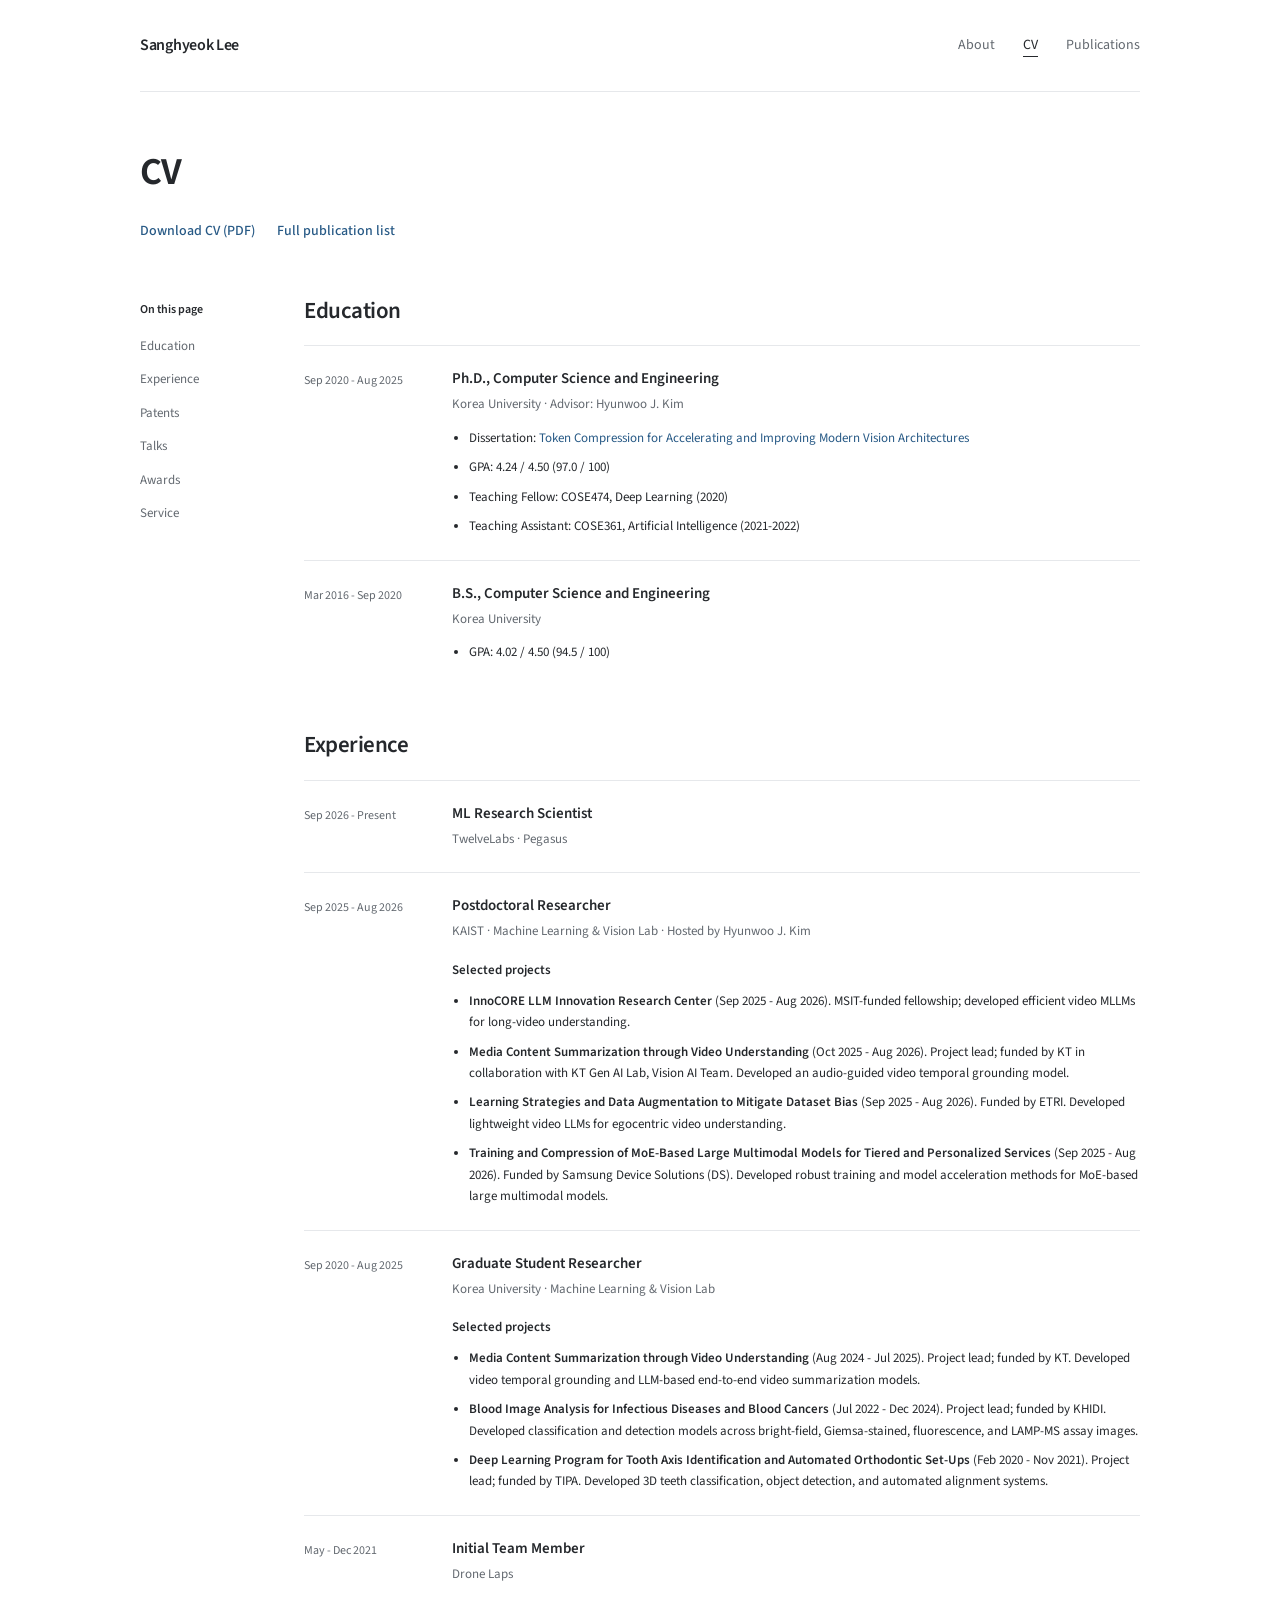
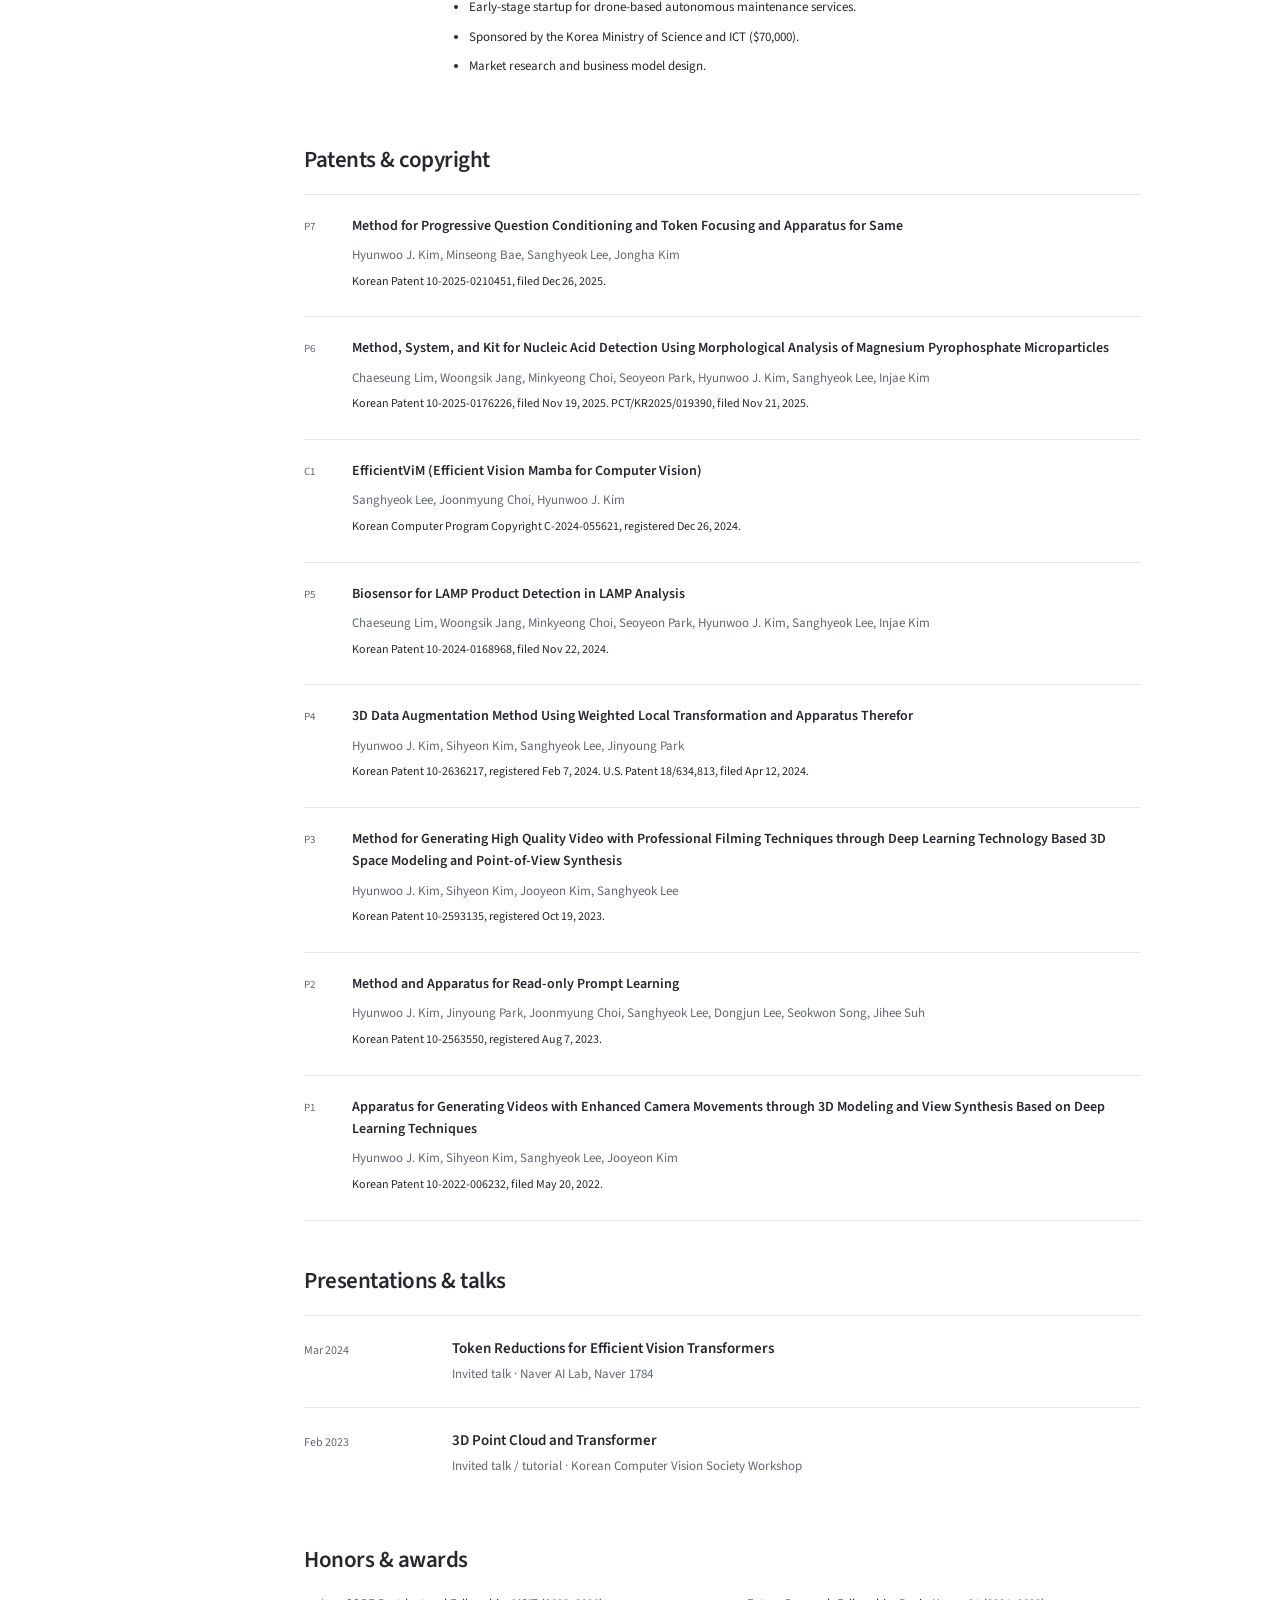
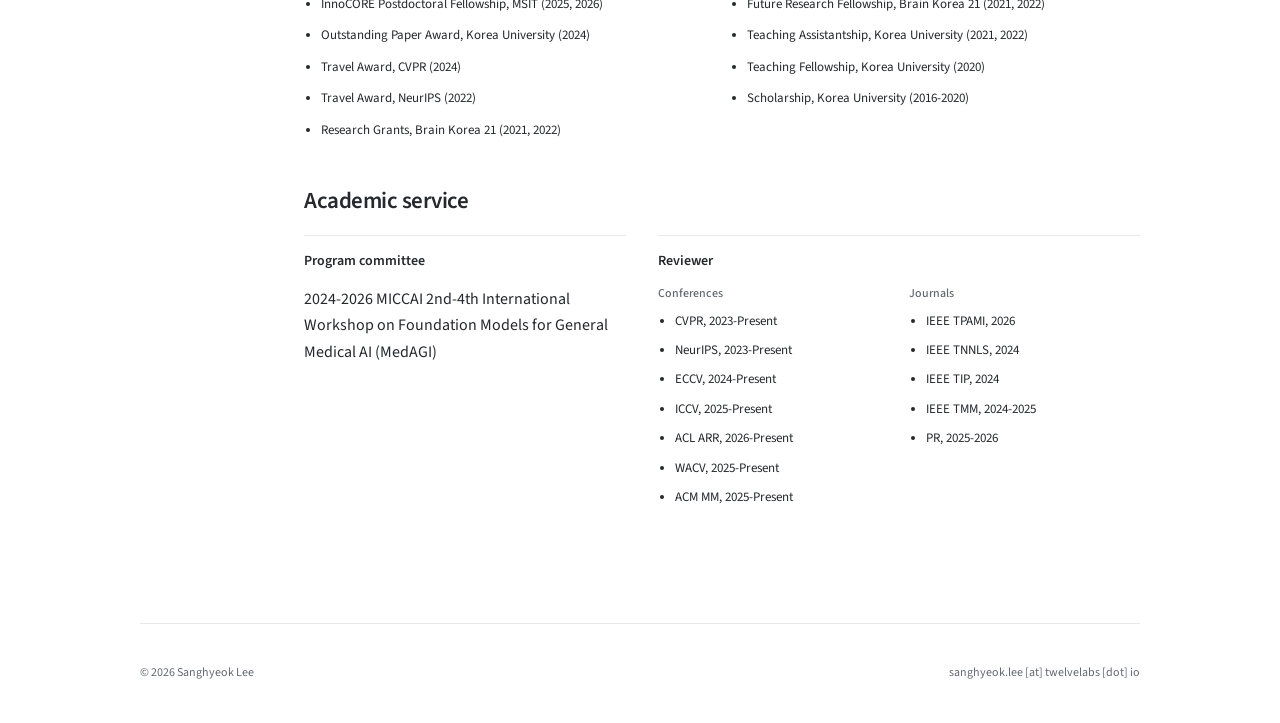
<file: cv.html>
<!doctype html>
<html lang="en">
<head>
  <meta charset="utf-8">
  <meta name="viewport" content="width=device-width, initial-scale=1">
  <meta name="description" content="Curriculum vitae of Sanghyeok Lee, ML Research Scientist at TwelveLabs.">
  <title>CV | Sanghyeok Lee</title>
  <link rel="icon" href="assets/icons/favicon.svg" type="image/svg+xml">
  <link rel="stylesheet" href="css/styles.css?v=20261113-2">
</head>
<body>
  <a class="skip-link" href="#main">Skip to content</a>
  <header class="site-header"><div class="shell header-inner"><a class="wordmark" href="index.html" aria-label="Sanghyeok Lee, home"><span>Sanghyeok Lee</span></a><nav class="site-nav" aria-label="Primary navigation"><a href="index.html">About</a><a class="active" href="cv.html" aria-current="page">CV</a><a href="publications.html">Publications</a></nav></div></header>

  <main id="main">
    <header class="page-intro shell compact-intro">
      <h1>CV</h1>
      <div class="profile-actions"><a class="button primary" href="assets/documents/Sanghyeok_Lee_CV_2026.pdf" download>Download CV (PDF)</a><a class="button" href="publications.html">Full publication list</a></div>
    </header>

    <div class="section section-tinted">
      <div class="shell cv-layout">
        <aside class="cv-index" aria-label="CV sections"><p class="section-kicker">On this page</p><a href="#education">Education</a><a href="#experience">Experience</a><a href="#patents">Patents</a><a href="#talks">Talks</a><a href="#awards">Awards</a><a href="#service">Service</a></aside>
        <div class="cv-content">
          <section class="cv-section" id="education"><h2>Education</h2>
            <article class="cv-entry"><div class="cv-date">Sep 2020 - Aug 2025</div><div><h3>Ph.D., Computer Science and Engineering</h3><p class="entry-org">Korea University &middot; Advisor: Hyunwoo J. Kim</p><ul><li>Dissertation: <a href="https://library.korea.ac.kr/detail/?cid=CAT000046208450&amp;ctype=t">Token Compression for Accelerating and Improving Modern Vision Architectures</a></li><li>GPA: 4.24 / 4.50 (97.0 / 100)</li><li>Teaching Fellow: COSE474, Deep Learning (2020)</li><li>Teaching Assistant: COSE361, Artificial Intelligence (2021-2022)</li></ul></div></article>
            <article class="cv-entry"><div class="cv-date">Mar 2016 - Sep 2020</div><div><h3>B.S., Computer Science and Engineering</h3><p class="entry-org">Korea University</p><ul><li>GPA: 4.02 / 4.50 (94.5 / 100)</li></ul></div></article>
          </section>

          <section class="cv-section" id="experience"><h2>Experience</h2>
            <article class="cv-entry"><div class="cv-date">Sep 2026 - Present</div><div><h3>ML Research Scientist</h3><p class="entry-org">TwelveLabs &middot; Pegasus</p></div></article>
            <article class="cv-entry"><div class="cv-date">Sep 2025 - Aug 2026</div><div><h3>Postdoctoral Researcher</h3><p class="entry-org">KAIST &middot; Machine Learning &amp; Vision Lab &middot; Hosted by Hyunwoo J. Kim</p><h4>Selected projects</h4><ul><li><strong>InnoCORE LLM Innovation Research Center</strong> (Sep 2025 - Aug 2026). MSIT-funded fellowship; developed efficient video MLLMs for long-video understanding.</li><li><strong>Media Content Summarization through Video Understanding</strong> (Oct 2025 - Aug 2026). Project lead; funded by KT in collaboration with KT Gen AI Lab, Vision AI Team. Developed an audio-guided video temporal grounding model.</li><li><strong>Learning Strategies and Data Augmentation to Mitigate Dataset Bias</strong> (Sep 2025 - Aug 2026). Funded by ETRI. Developed lightweight video LLMs for egocentric video understanding.</li><li><strong>Training and Compression of MoE-Based Large Multimodal Models for Tiered and Personalized Services</strong> (Sep 2025 - Aug 2026). Funded by Samsung Device Solutions (DS). Developed robust training and model acceleration methods for MoE-based large multimodal models.</li></ul></div></article>
            <article class="cv-entry"><div class="cv-date">Sep 2020 - Aug 2025</div><div><h3>Graduate Student Researcher</h3><p class="entry-org">Korea University &middot; Machine Learning &amp; Vision Lab</p><h4>Selected projects</h4><ul><li><strong>Media Content Summarization through Video Understanding</strong> (Aug 2024 - Jul 2025). Project lead; funded by KT. Developed video temporal grounding and LLM-based end-to-end video summarization models.</li><li><strong>Blood Image Analysis for Infectious Diseases and Blood Cancers</strong> (Jul 2022 - Dec 2024). Project lead; funded by KHIDI. Developed classification and detection models across bright-field, Giemsa-stained, fluorescence, and LAMP-MS assay images.</li><li><strong>Deep Learning Program for Tooth Axis Identification and Automated Orthodontic Set-Ups</strong> (Feb 2020 - Nov 2021). Project lead; funded by TIPA. Developed 3D teeth classification, object detection, and automated alignment systems.</li></ul></div></article>
            <article class="cv-entry"><div class="cv-date">May - Dec 2021</div><div><h3>Initial Team Member</h3><p class="entry-org">Drone Laps</p><ul><li>Early-stage startup for drone-based autonomous maintenance services.</li><li>Sponsored by the Korea Ministry of Science and ICT ($70,000).</li><li>Market research and business model design.</li></ul></div></article>
          </section>

          <section class="cv-section" id="patents"><h2>Patents &amp; copyright</h2>
            <div class="record-list">
              <article><span>P7</span><div><h3>Method for Progressive Question Conditioning and Token Focusing and Apparatus for Same</h3><p>Hyunwoo J. Kim, Minseong Bae, Sanghyeok Lee, Jongha Kim</p><p class="record-meta">Korean Patent 10-2025-0210451, filed Dec 26, 2025.</p></div></article>
              <article><span>P6</span><div><h3>Method, System, and Kit for Nucleic Acid Detection Using Morphological Analysis of Magnesium Pyrophosphate Microparticles</h3><p>Chaeseung Lim, Woongsik Jang, Minkyeong Choi, Seoyeon Park, Hyunwoo J. Kim, Sanghyeok Lee, Injae Kim</p><p class="record-meta">Korean Patent 10-2025-0176226, filed Nov 19, 2025. PCT/KR2025/019390, filed Nov 21, 2025.</p></div></article>
              <article><span>C1</span><div><h3>EfficientViM (Efficient Vision Mamba for Computer Vision)</h3><p>Sanghyeok Lee, Joonmyung Choi, Hyunwoo J. Kim</p><p class="record-meta">Korean Computer Program Copyright C-2024-055621, registered Dec 26, 2024.</p></div></article>
              <article><span>P5</span><div><h3>Biosensor for LAMP Product Detection in LAMP Analysis</h3><p>Chaeseung Lim, Woongsik Jang, Minkyeong Choi, Seoyeon Park, Hyunwoo J. Kim, Sanghyeok Lee, Injae Kim</p><p class="record-meta">Korean Patent 10-2024-0168968, filed Nov 22, 2024.</p></div></article>
              <article><span>P4</span><div><h3>3D Data Augmentation Method Using Weighted Local Transformation and Apparatus Therefor</h3><p>Hyunwoo J. Kim, Sihyeon Kim, Sanghyeok Lee, Jinyoung Park</p><p class="record-meta">Korean Patent 10-2636217, registered Feb 7, 2024. U.S. Patent 18/634,813, filed Apr 12, 2024.</p></div></article>
              <article><span>P3</span><div><h3>Method for Generating High Quality Video with Professional Filming Techniques through Deep Learning Technology Based 3D Space Modeling and Point-of-View Synthesis</h3><p>Hyunwoo J. Kim, Sihyeon Kim, Jooyeon Kim, Sanghyeok Lee</p><p class="record-meta">Korean Patent 10-2593135, registered Oct 19, 2023.</p></div></article>
              <article><span>P2</span><div><h3>Method and Apparatus for Read-only Prompt Learning</h3><p>Hyunwoo J. Kim, Jinyoung Park, Joonmyung Choi, Sanghyeok Lee, Dongjun Lee, Seokwon Song, Jihee Suh</p><p class="record-meta">Korean Patent 10-2563550, registered Aug 7, 2023.</p></div></article>
              <article><span>P1</span><div><h3>Apparatus for Generating Videos with Enhanced Camera Movements through 3D Modeling and View Synthesis Based on Deep Learning Techniques</h3><p>Hyunwoo J. Kim, Sihyeon Kim, Sanghyeok Lee, Jooyeon Kim</p><p class="record-meta">Korean Patent 10-2022-006232, filed May 20, 2022.</p></div></article>
            </div>
          </section>

          <section class="cv-section" id="talks">
            <h2>Presentations &amp; talks</h2>
            <article class="cv-entry">
              <div class="cv-date">Mar 2024</div>
              <div>
                <h3>Token Reductions for Efficient Vision Transformers</h3>
                <p class="entry-org">Invited talk &middot; Naver AI Lab, Naver 1784</p>
              </div>
            </article>
            <article class="cv-entry">
              <div class="cv-date">Feb 2023</div>
              <div>
                <h3>3D Point Cloud and Transformer</h3>
                <p class="entry-org">Invited talk / tutorial &middot; Korean Computer Vision Society Workshop</p>
              </div>
            </article>
          </section>

          <section class="cv-section" id="awards">
            <h2>Honors &amp; awards</h2>
            <ul class="two-column-list">
              <li>InnoCORE Postdoctoral Fellowship, MSIT (2025, 2026)</li>
              <li>Outstanding Paper Award, Korea University (2024)</li>
              <li>Travel Award, CVPR (2024)</li>
              <li>Travel Award, NeurIPS (2022)</li>
              <li>Research Grants, Brain Korea 21 (2021, 2022)</li>
              <li>Future Research Fellowship, Brain Korea 21 (2021, 2022)</li>
              <li>Teaching Assistantship, Korea University (2021, 2022)</li>
              <li>Teaching Fellowship, Korea University (2020)</li>
              <li>Scholarship, Korea University (2016-2020)</li>
            </ul>
          </section>

          <section class="cv-section" id="service">
            <h2>Academic service</h2>
            <div class="service-grid">
              <div>
                <h3>Program committee</h3>
                <p>2024-2026 MICCAI 2nd-4th International Workshop on Foundation Models for General Medical AI (MedAGI)</p>
              </div>
              <div>
                <h3>Reviewer</h3>
                <div class="service-columns">
                  <div>
                    <h4>Conferences</h4>
                    <ul>
                      <li>CVPR, 2023-Present</li>
                      <li>NeurIPS, 2023-Present</li>
                      <li>ECCV, 2024-Present</li>
                      <li>ICCV, 2025-Present</li>
                      <li>ACL ARR, 2026-Present</li>
                      <li>WACV, 2025-Present</li>
                      <li>ACM MM, 2025-Present</li>
                    </ul>
                  </div>
                  <div>
                    <h4>Journals</h4>
                    <ul>
                      <li>IEEE TPAMI, 2026</li>
                      <li>IEEE TNNLS, 2024</li>
                      <li>IEEE TIP, 2024</li>
                      <li>IEEE TMM, 2024-2025</li>
                      <li>PR, 2025-2026</li>
                    </ul>
                  </div>
                </div>
              </div>
            </div>
          </section>
        </div>
      </div>
    </div>
  </main>

  <footer class="site-footer"><div class="shell footer-inner"><p>&copy; 2026 Sanghyeok Lee</p><a href="mailto:sanghyeok.lee@twelvelabs.io">sanghyeok.lee [at] twelvelabs [dot] io</a></div></footer>
</body>
</html>
</file>
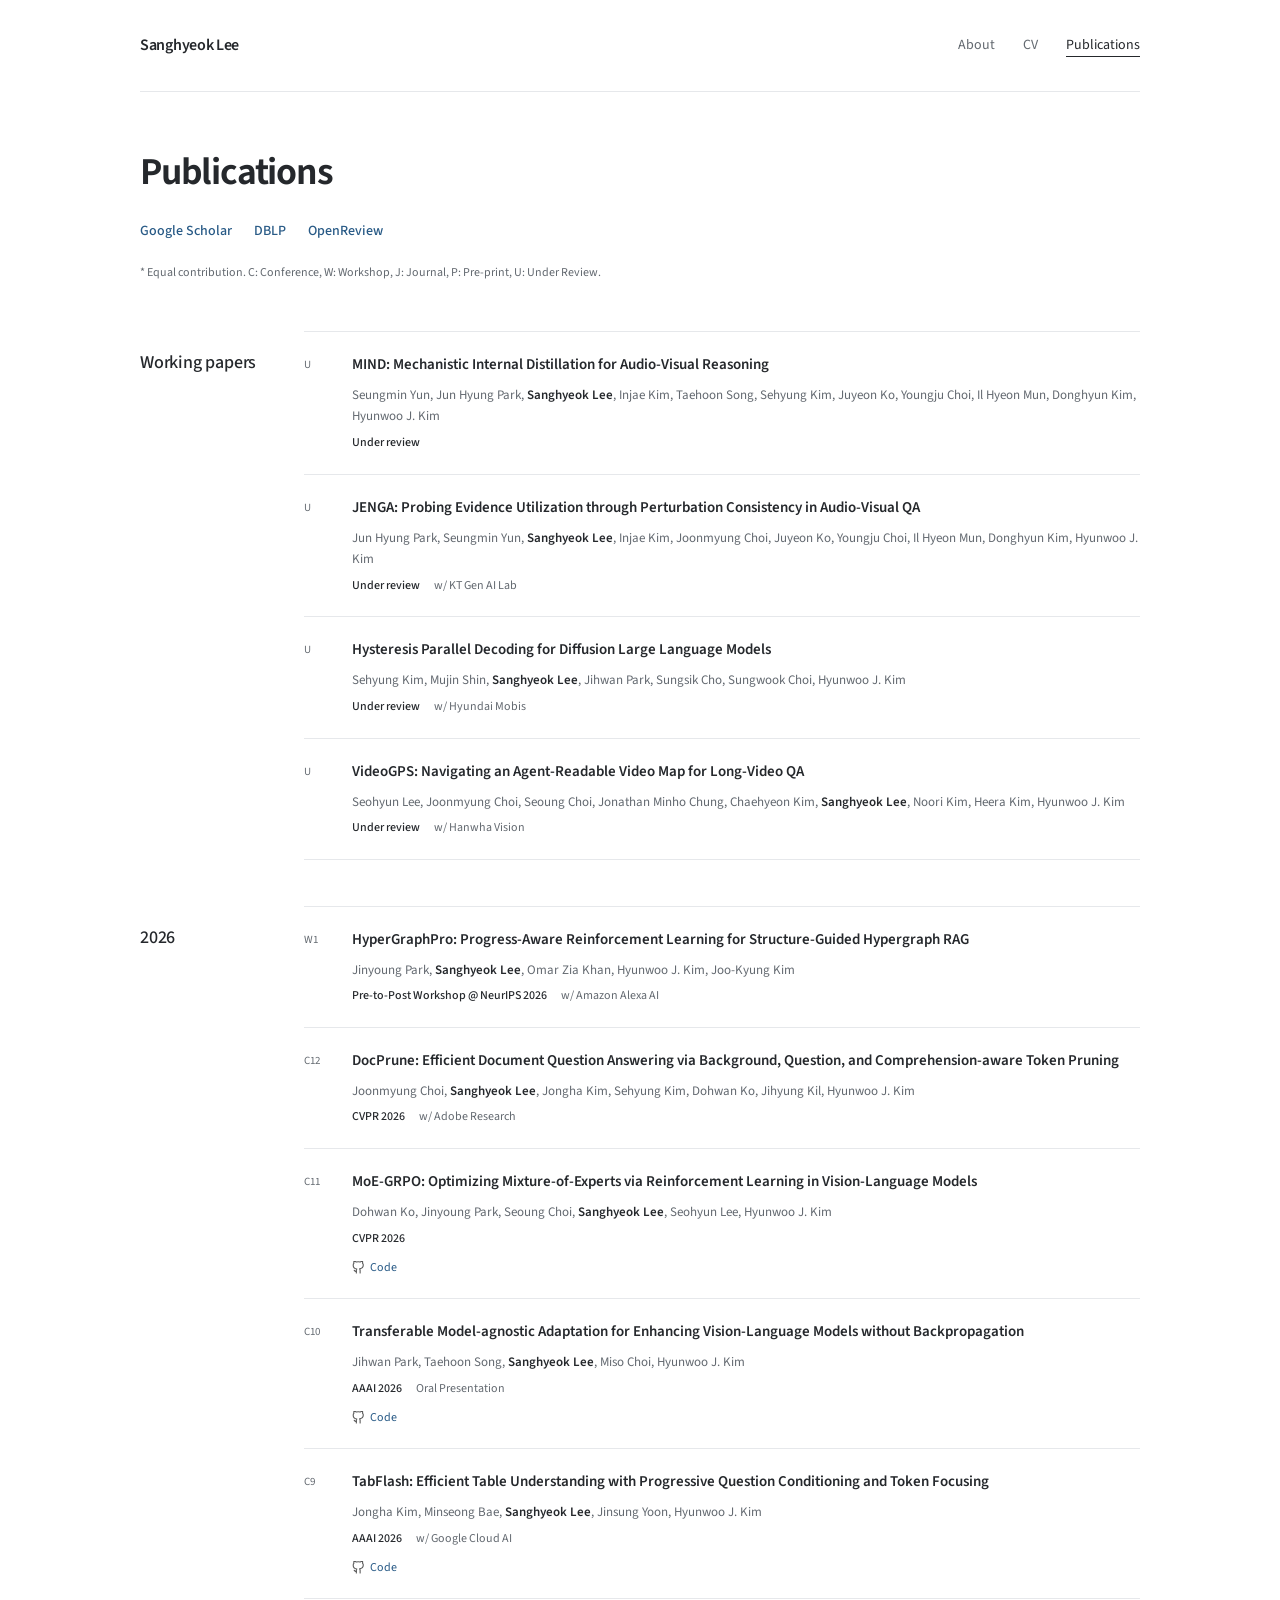
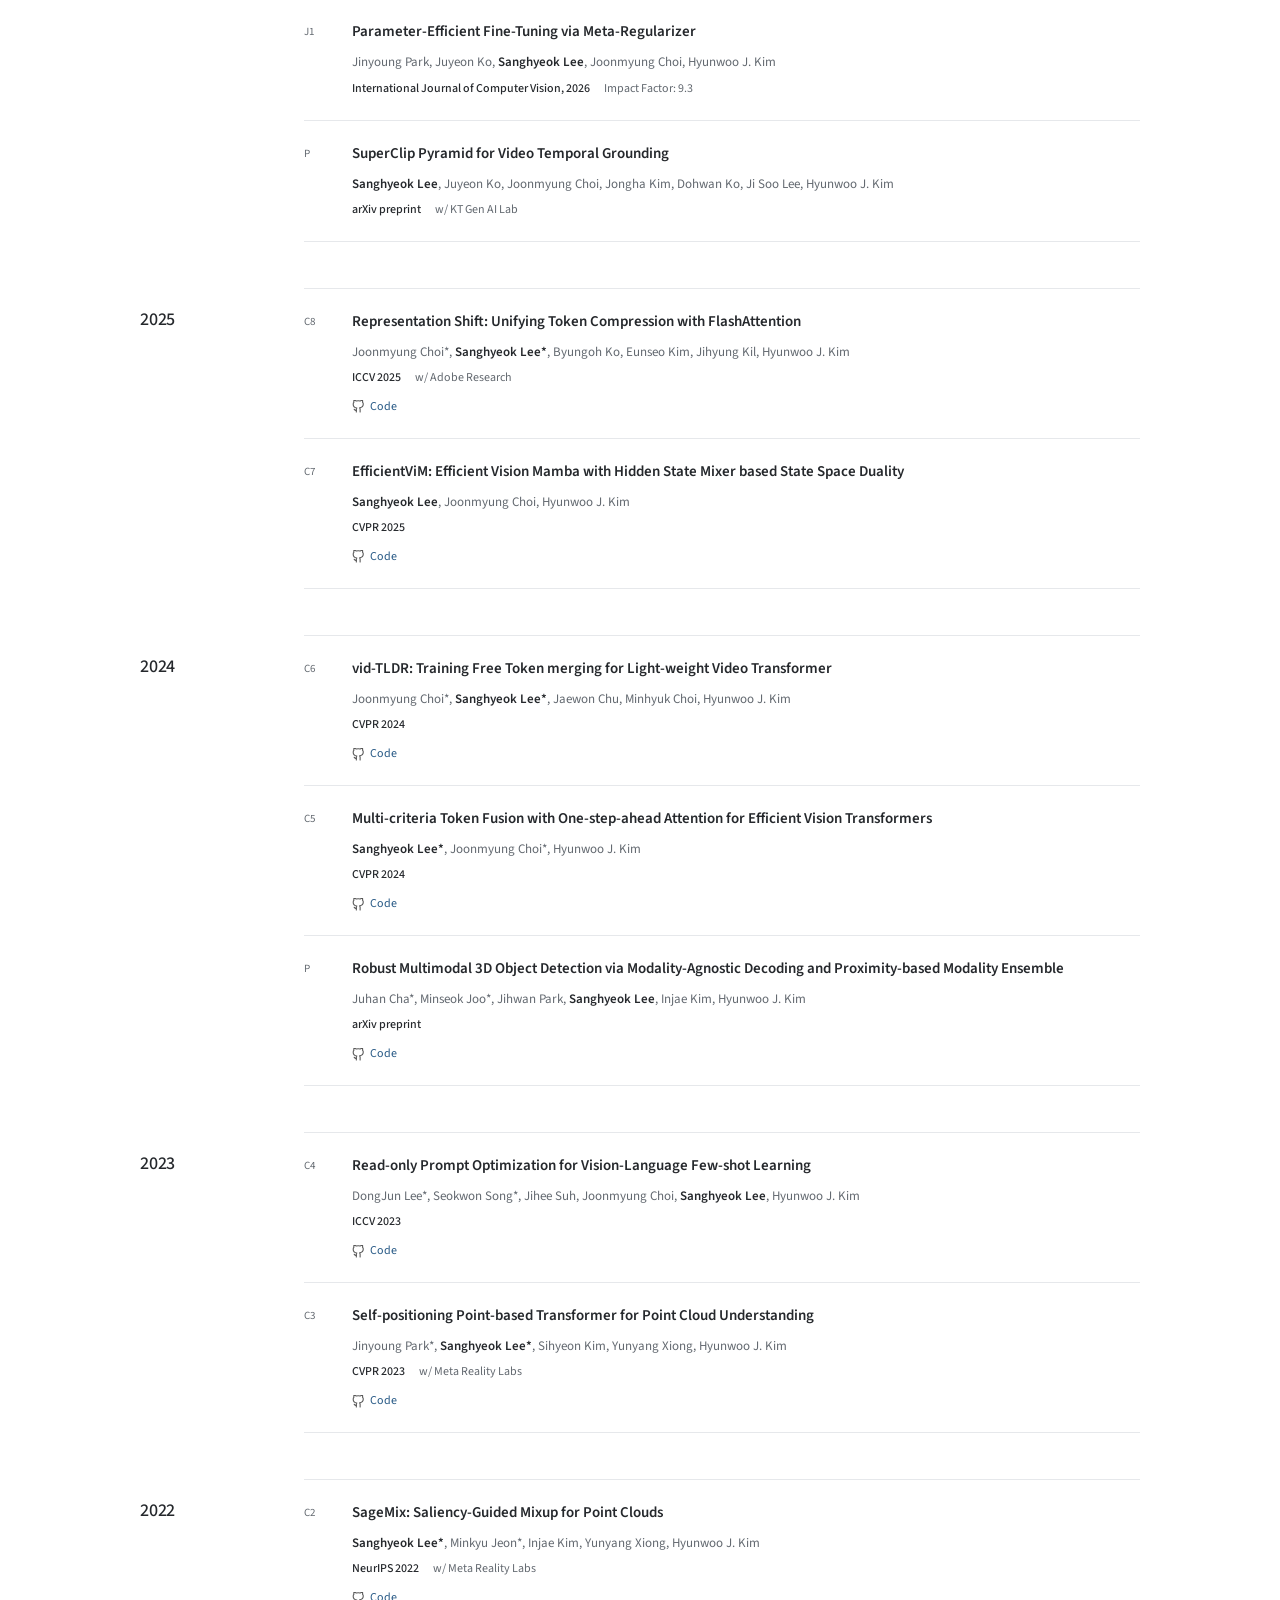
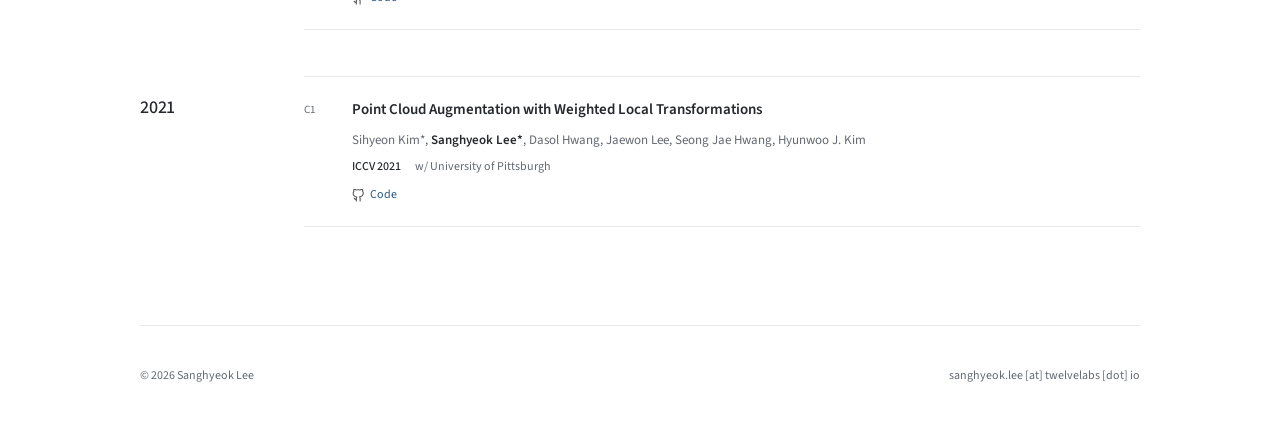
<file: publications.html>
<!doctype html>
<html lang="en">
<head>
  <meta charset="utf-8">
  <meta name="viewport" content="width=device-width, initial-scale=1">
  <meta name="description" content="Publications by Sanghyeok Lee in computer vision, efficient deep learning, video understanding, and multimodal learning.">
  <title>Publications | Sanghyeok Lee</title>
  <link rel="icon" href="assets/icons/favicon.svg" type="image/svg+xml">
  <link rel="stylesheet" href="css/styles.css?v=20261113-2">
</head>
<body>
  <a class="skip-link" href="#main">Skip to content</a>
  <header class="site-header">
    <div class="shell header-inner">
      <a class="wordmark" href="index.html" aria-label="Sanghyeok Lee, home"><span>Sanghyeok Lee</span></a>
      <nav class="site-nav" aria-label="Primary navigation">
        <a href="index.html">About</a><a href="cv.html">CV</a><a class="active" href="publications.html" aria-current="page">Publications</a>
      </nav>
    </div>
  </header>

  <main id="main">
    <header class="page-intro shell compact-intro">
      <h1>Publications</h1>
      <div class="profile-actions">
        <a class="button primary" href="https://scholar.google.com/citations?user=DAITP1EAAAAJ">Google Scholar</a>
        <a class="button" href="https://dblp.org/pid/304/2126.html">DBLP</a>
        <a class="button" href="https://openreview.net/profile?id=~Sanghyeok_Lee1">OpenReview</a>
      </div>
      <p class="note">* Equal contribution. C: Conference, W: Workshop, J: Journal, P: Pre-print, U: Under Review.</p>
    </header>

    <div class="section section-tinted">
      <div class="shell publication-groups">
        <section class="publication-year" aria-labelledby="working-papers">
          <h2 id="working-papers">Working papers</h2>
          <div class="publication-list">
            <article class="publication"><span class="pub-type">U</span><div><h3>MIND: Mechanistic Internal Distillation for Audio-Visual Reasoning</h3><p class="authors">Seungmin Yun, Jun Hyung Park, <strong>Sanghyeok Lee</strong>, Injae Kim, Taehoon Song, Sehyung Kim, Juyeon Ko, Youngju Choi, Il Hyeon Mun, Donghyun Kim, Hyunwoo J. Kim</p><p class="venue">Under review</p></div></article>
            <article class="publication"><span class="pub-type">U</span><div><h3>JENGA: Probing Evidence Utilization through Perturbation Consistency in Audio-Visual QA</h3><p class="authors">Jun Hyung Park, Seungmin Yun, <strong>Sanghyeok Lee</strong>, Injae Kim, Joonmyung Choi, Juyeon Ko, Youngju Choi, Il Hyeon Mun, Donghyun Kim, Hyunwoo J. Kim</p><p class="venue">Under review <span>w/ KT Gen AI Lab</span></p></div></article>
            <article class="publication"><span class="pub-type">U</span><div><h3>Hysteresis Parallel Decoding for Diffusion Large Language Models</h3><p class="authors">Sehyung Kim, Mujin Shin, <strong>Sanghyeok Lee</strong>, Jihwan Park, Sungsik Cho, Sungwook Choi, Hyunwoo J. Kim</p><p class="venue">Under review <span>w/ Hyundai Mobis</span></p></div></article>
            <article class="publication"><span class="pub-type">U</span><div><h3>VideoGPS: Navigating an Agent-Readable Video Map for Long-Video QA</h3><p class="authors">Seohyun Lee, Joonmyung Choi, Seoung Choi, Jonathan Minho Chung, Chaehyeon Kim, <strong>Sanghyeok Lee</strong>, Noori Kim, Heera Kim, Hyunwoo J. Kim</p><p class="venue">Under review <span>w/ Hanwha Vision</span></p></div></article>
          </div>
        </section>

        <section class="publication-year" aria-labelledby="pub-2026">
          <h2 id="pub-2026">2026</h2>
          <div class="publication-list">
            <article class="publication"><span class="pub-type">W1</span><div><h3><a href="https://openreview.net/forum?id=NNAIib7uop">HyperGraphPro: Progress-Aware Reinforcement Learning for Structure-Guided Hypergraph RAG</a></h3><p class="authors">Jinyoung Park, <strong>Sanghyeok Lee</strong>, Omar Zia Khan, Hyunwoo J. Kim, Joo-Kyung Kim</p><p class="venue">Pre-to-Post Workshop @ NeurIPS 2026 <span>w/ Amazon Alexa AI</span></p></div></article>
            <article class="publication"><span class="pub-type">C12</span><div><h3><a href="https://openaccess.thecvf.com/content/CVPR2026/html/Choi_DocPrune_Efficient_Document_Question_Answering_via_Background_Question_and_Comprehension-aware_CVPR_2026_paper.html">DocPrune: Efficient Document Question Answering via Background, Question, and Comprehension-aware Token Pruning</a></h3><p class="authors">Joonmyung Choi, <strong>Sanghyeok Lee</strong>, Jongha Kim, Sehyung Kim, Dohwan Ko, Jihyung Kil, Hyunwoo J. Kim</p><p class="venue">CVPR 2026 <span>w/ Adobe Research</span></p></div></article>
            <article class="publication"><span class="pub-type">C11</span><div><h3><a href="https://openaccess.thecvf.com/content/CVPR2026/html/Ko_MoE-GRPO_Optimizing_Mixture-of-Experts_via_Reinforcement_Learning_in_Vision-Language_Models_CVPR_2026_paper.html">MoE-GRPO: Optimizing Mixture-of-Experts via Reinforcement Learning in Vision-Language Models</a></h3><p class="authors">Dohwan Ko, Jinyoung Park, Seoung Choi, <strong>Sanghyeok Lee</strong>, Seohyun Lee, Hyunwoo J. Kim</p><p class="venue">CVPR 2026</p><div class="publication-links"><a href="https://github.com/mlvlab/MoE-GRPO"><img src="assets/icons/github.svg" alt="" aria-hidden="true">Code</a></div></div></article>
            <article class="publication"><span class="pub-type">C10</span><div><h3><a href="https://ojs.aaai.org/index.php/AAAI/article/view/39662">Transferable Model-agnostic Adaptation for Enhancing Vision-Language Models without Backpropagation</a></h3><p class="authors">Jihwan Park, Taehoon Song, <strong>Sanghyeok Lee</strong>, Miso Choi, Hyunwoo J. Kim</p><p class="venue">AAAI 2026 <span>Oral Presentation</span></p><div class="publication-links"><a href="https://github.com/mlvlab/TransMiter"><img src="assets/icons/github.svg" alt="" aria-hidden="true">Code</a></div></div></article>
            <article class="publication"><span class="pub-type">C9</span><div><h3><a href="https://ojs.aaai.org/index.php/AAAI/article/view/39417">TabFlash: Efficient Table Understanding with Progressive Question Conditioning and Token Focusing</a></h3><p class="authors">Jongha Kim, Minseong Bae, <strong>Sanghyeok Lee</strong>, Jinsung Yoon, Hyunwoo J. Kim</p><p class="venue">AAAI 2026 <span>w/ Google Cloud AI</span></p><div class="publication-links"><a href="https://github.com/mlvlab/TabFlash"><img src="assets/icons/github.svg" alt="" aria-hidden="true">Code</a></div></div></article>
            <article class="publication"><span class="pub-type">J1</span><div><h3><a href="https://link.springer.com/article/10.1007/s11263-025-02693-z">Parameter-Efficient Fine-Tuning via Meta-Regularizer</a></h3><p class="authors">Jinyoung Park, Juyeon Ko, <strong>Sanghyeok Lee</strong>, Joonmyung Choi, Hyunwoo J. Kim</p><p class="venue">International Journal of Computer Vision, 2026 <span>Impact Factor: 9.3</span></p></div></article>
            <article class="publication"><span class="pub-type">P</span><div><h3><a href="https://arxiv.org/abs/2610.26925">SuperClip Pyramid for Video Temporal Grounding</a></h3><p class="authors"><strong>Sanghyeok Lee</strong>, Juyeon Ko, Joonmyung Choi, Jongha Kim, Dohwan Ko, Ji Soo Lee, Hyunwoo J. Kim</p><p class="venue">arXiv preprint <span>w/ KT Gen AI Lab</span></p></div></article>
          </div>
        </section>

        <section class="publication-year" aria-labelledby="pub-2025"><h2 id="pub-2025">2025</h2><div class="publication-list">
          <article class="publication"><span class="pub-type">C8</span><div><h3><a href="https://openaccess.thecvf.com/content/ICCV2025/html/Choi_Representation_Shift_Unifying_Token_Compression_with_FlashAttention_ICCV_2025_paper.html">Representation Shift: Unifying Token Compression with FlashAttention</a></h3><p class="authors">Joonmyung Choi*, <strong>Sanghyeok Lee*</strong>, Byungoh Ko, Eunseo Kim, Jihyung Kil, Hyunwoo J. Kim</p><p class="venue">ICCV 2025 <span>w/ Adobe Research</span></p><div class="publication-links"><a href="https://github.com/mlvlab/Representation-Shift"><img src="assets/icons/github.svg" alt="" aria-hidden="true">Code</a></div></div></article>
          <article class="publication"><span class="pub-type">C7</span><div><h3><a href="https://openaccess.thecvf.com/content/CVPR2025/html/Lee_EfficientViM_Efficient_Vision_Mamba_with_Hidden_State_Mixer_based_State_CVPR_2025_paper.html">EfficientViM: Efficient Vision Mamba with Hidden State Mixer based State Space Duality</a></h3><p class="authors"><strong>Sanghyeok Lee</strong>, Joonmyung Choi, Hyunwoo J. Kim</p><p class="venue">CVPR 2025</p><div class="publication-links"><a href="https://github.com/mlvlab/EfficientViM"><img src="assets/icons/github.svg" alt="" aria-hidden="true">Code</a></div></div></article>
        </div></section>

        <section class="publication-year" aria-labelledby="pub-2024"><h2 id="pub-2024">2024</h2><div class="publication-list">
          <article class="publication"><span class="pub-type">C6</span><div><h3><a href="https://openaccess.thecvf.com/content/CVPR2024/html/Choi_vid-TLDR_Training_Free_Token_Merging_for_Light-weight_Video_Transformer_CVPR_2024_paper.html">vid-TLDR: Training Free Token merging for Light-weight Video Transformer</a></h3><p class="authors">Joonmyung Choi*, <strong>Sanghyeok Lee*</strong>, Jaewon Chu, Minhyuk Choi, Hyunwoo J. Kim</p><p class="venue">CVPR 2024</p><div class="publication-links"><a href="https://github.com/mlvlab/vid-TLDR"><img src="assets/icons/github.svg" alt="" aria-hidden="true">Code</a></div></div></article>
          <article class="publication"><span class="pub-type">C5</span><div><h3><a href="https://openaccess.thecvf.com/content/CVPR2024/html/Lee_Multi-criteria_Token_Fusion_with_One-step-ahead_Attention_for_Efficient_Vision_Transformers_CVPR_2024_paper.html">Multi-criteria Token Fusion with One-step-ahead Attention for Efficient Vision Transformers</a></h3><p class="authors"><strong>Sanghyeok Lee*</strong>, Joonmyung Choi*, Hyunwoo J. Kim</p><p class="venue">CVPR 2024</p><div class="publication-links"><a href="https://github.com/mlvlab/MCTF"><img src="assets/icons/github.svg" alt="" aria-hidden="true">Code</a></div></div></article>
          <article class="publication"><span class="pub-type">P</span><div><h3><a href="https://arxiv.org/abs/2407.19156">Robust Multimodal 3D Object Detection via Modality-Agnostic Decoding and Proximity-based Modality Ensemble</a></h3><p class="authors">Juhan Cha*, Minseok Joo*, Jihwan Park, <strong>Sanghyeok Lee</strong>, Injae Kim, Hyunwoo J. Kim</p><p class="venue">arXiv preprint</p><div class="publication-links"><a href="https://github.com/hanchaa/MEFormer"><img src="assets/icons/github.svg" alt="" aria-hidden="true">Code</a></div></div></article>
        </div></section>

        <section class="publication-year" aria-labelledby="pub-2023"><h2 id="pub-2023">2023</h2><div class="publication-list">
          <article class="publication"><span class="pub-type">C4</span><div><h3><a href="https://openaccess.thecvf.com/content/ICCV2023/html/Lee_Read-only_Prompt_Optimization_for_Vision-Language_Few-shot_Learning_ICCV_2023_paper.html">Read-only Prompt Optimization for Vision-Language Few-shot Learning</a></h3><p class="authors">DongJun Lee*, Seokwon Song*, Jihee Suh, Joonmyung Choi, <strong>Sanghyeok Lee</strong>, Hyunwoo J. Kim</p><p class="venue">ICCV 2023</p><div class="publication-links"><a href="https://github.com/mlvlab/rpo"><img src="assets/icons/github.svg" alt="" aria-hidden="true">Code</a></div></div></article>
          <article class="publication"><span class="pub-type">C3</span><div><h3><a href="https://openaccess.thecvf.com/content/CVPR2023/html/Park_Self-Positioning_Point-Based_Transformer_for_Point_Cloud_Understanding_CVPR_2023_paper.html">Self-positioning Point-based Transformer for Point Cloud Understanding</a></h3><p class="authors">Jinyoung Park*, <strong>Sanghyeok Lee*</strong>, Sihyeon Kim, Yunyang Xiong, Hyunwoo J. Kim</p><p class="venue">CVPR 2023 <span>w/ Meta Reality Labs</span></p><div class="publication-links"><a href="https://github.com/mlvlab/SPoTr"><img src="assets/icons/github.svg" alt="" aria-hidden="true">Code</a></div></div></article>
        </div></section>

        <section class="publication-year" aria-labelledby="pub-2022"><h2 id="pub-2022">2022</h2><div class="publication-list"><article class="publication"><span class="pub-type">C2</span><div><h3><a href="https://proceedings.neurips.cc/paper_files/paper/2022/hash/9543942c237ded1b39b1fd37259ff88e-Abstract-Conference.html">SageMix: Saliency-Guided Mixup for Point Clouds</a></h3><p class="authors"><strong>Sanghyeok Lee*</strong>, Minkyu Jeon*, Injae Kim, Yunyang Xiong, Hyunwoo J. Kim</p><p class="venue">NeurIPS 2022 <span>w/ Meta Reality Labs</span></p><div class="publication-links"><a href="https://github.com/mlvlab/SageMix"><img src="assets/icons/github.svg" alt="" aria-hidden="true">Code</a></div></div></article></div></section>

        <section class="publication-year" aria-labelledby="pub-2021"><h2 id="pub-2021">2021</h2><div class="publication-list"><article class="publication"><span class="pub-type">C1</span><div><h3><a href="https://openaccess.thecvf.com/content/ICCV2021/html/Kim_Point_Cloud_Augmentation_With_Weighted_Local_Transformations_ICCV_2021_paper.html">Point Cloud Augmentation with Weighted Local Transformations</a></h3><p class="authors">Sihyeon Kim*, <strong>Sanghyeok Lee*</strong>, Dasol Hwang, Jaewon Lee, Seong Jae Hwang, Hyunwoo J. Kim</p><p class="venue">ICCV 2021 <span>w/ University of Pittsburgh</span></p><div class="publication-links"><a href="https://github.com/mlvlab/PointWOLF"><img src="assets/icons/github.svg" alt="" aria-hidden="true">Code</a></div></div></article></div></section>
      </div>
    </div>
  </main>

  <footer class="site-footer"><div class="shell footer-inner"><p>&copy; 2026 Sanghyeok Lee</p><a href="mailto:sanghyeok.lee@twelvelabs.io">sanghyeok.lee [at] twelvelabs [dot] io</a></div></footer>
</body>
</html>
</file>
<file: css/styles.css>
@font-face {
  font-family: "Source Sans 3";
  src: url("../assets/fonts/source-sans-3.ttf") format("truetype");
  font-style: normal;
  font-weight: 200 900;
  font-display: swap;
}

:root {
  color-scheme: light;
  --ink: #25282c;
  --muted: #636970;
  --link: #285a86;
  --line: #e6e8eb;
  --paper: #fff;
  --max-width: 1000px;
}
* { box-sizing: border-box; }
html { scroll-padding-top: 90px; }
body { margin: 0; background: var(--paper); color: var(--ink); font-family: "Source Sans 3", -apple-system, BlinkMacSystemFont, "Segoe UI", Arial, sans-serif; font-size: 16px; line-height: 1.65; -webkit-font-smoothing: antialiased; }
img { display: block; max-width: 100%; }
a { color: var(--link); text-decoration: none; text-underline-offset: 4px; }
a:hover { text-decoration: underline; }
a:focus-visible, summary:focus-visible { outline: 2px solid var(--link); outline-offset: 5px; border-radius: 2px; }
h1, h2, h3, h4, p { margin-top: 0; }
h1, h2, h3, h4 { color: var(--ink); line-height: 1.4; }
h1 { margin-bottom: 18px; font-size: 38px; font-weight: 650; letter-spacing: -1.2px; }
h2 { margin-bottom: 22px; font-size: 23px; font-weight: 600; letter-spacing: -0.5px; }
h3 { font-size: 16px; font-weight: 600; }
p { margin-bottom: 16px; }
strong { font-weight: 600; }
.shell { width: min(calc(100% - 80px), var(--max-width)); margin-inline: auto; }
.skip-link { position: fixed; top: 10px; left: 10px; z-index: 20; padding: 8px 14px; background: var(--paper); transform: translateY(-180%); }
.skip-link:focus { transform: translateY(0); }

/* Shared navigation */
.site-header { background: var(--paper); }
.header-inner { min-height: 92px; display: flex; align-items: center; justify-content: space-between; gap: 24px; border-bottom: 1px solid var(--line); }
.wordmark { color: var(--ink); font-size: 16px; font-weight: 600; letter-spacing: -0.3px; }
.site-nav { display: flex; align-items: center; gap: 28px; }
.site-nav a { padding-block: 8px; color: var(--muted); font-size: 14px; }
.site-nav a.active { color: var(--ink); text-decoration: underline; text-decoration-thickness: 1px; text-underline-offset: 7px; }

/* Biography */
.profile { display: grid; grid-template-columns: minmax(0, 1fr) 200px; align-items: start; gap: 58px; padding-block: 64px 52px; }
.profile-copy { min-width: 0; }
.profile h1 { margin-bottom: 5px; }
.profile-alias { display: inline-block; margin-left: 6px; color: var(--muted); font-size: 20px; font-weight: 400; letter-spacing: -0.3px; white-space: nowrap; }
.profile-role { margin-bottom: 24px; color: var(--muted); font-size: 14px; }
.portrait-wrap { margin-top: 6px; overflow: hidden; border-radius: 3px; }
.portrait { width: 100%; height: auto; aspect-ratio: 354 / 395; object-fit: cover; object-position: center top; }
.profile-actions, .text-links { display: flex; flex-wrap: wrap; align-items: center; gap: 8px 22px; }
.profile-actions { margin-top: 22px; }
.button { display: inline-flex; align-items: center; min-height: 32px; font-size: 14px; font-weight: 500; }
.text-links { margin-top: 8px; }
.text-links a { font-size: 14px; }

/* Research and selected papers */
.section { padding-block: 40px; }
.profile + .section { padding-top: 0; padding-bottom: 12px; }
.section-tinted { background: var(--paper); }
.research-strip { display: grid; grid-template-columns: 1fr 1fr; gap: 58px; padding-block: 34px; border-block: 1px solid var(--line); }
.research-strip h2 { margin-bottom: 12px; }
.research-summary { margin-bottom: 0; color: var(--muted); font-size: 14px; }
.interest-list { display: grid; grid-template-columns: 1fr 1fr; align-content: center; gap: 12px 24px; margin: 0; padding: 0; list-style: none; }
.interest-list li { position: relative; padding-left: 12px; font-size: 13px; line-height: 1.6; }
.interest-list li::before { content: ""; position: absolute; left: 0; top: 9px; width: 3px; height: 3px; border-radius: 50%; background: #9299a1; }
.section-heading { display: flex; justify-content: space-between; align-items: baseline; gap: 24px; margin-bottom: 18px; }
.section-heading h2 { margin-bottom: 0; }
.section-link { flex-shrink: 0; font-size: 13px; }
.selected-publications { border-top: 1px solid var(--line); }
.selected-publication { padding-block: 21px; border-bottom: 1px solid var(--line); }
.selected-publication > div { display: grid; grid-template-columns: 96px minmax(0, 1fr) 54px; align-items: baseline; gap: 18px; }
.selected-publication-meta { margin: 0; color: var(--muted); font-size: 12px; font-variant-numeric: tabular-nums; }
.selected-publication h3 { margin: 0; font-size: 15px; font-weight: 500; line-height: 1.6; }
.selected-publication h3 a, .publication h3 a { color: var(--ink); }
.selected-publication h3 a:hover, .publication h3 a:hover { color: var(--link); }
.publication-links { display: flex; flex-wrap: wrap; gap: 14px; margin-top: 9px; }
.publication-links a { display: inline-flex; align-items: center; gap: 5px; font-size: 12px; }
.publication-links img { width: 13px; height: 13px; opacity: 0.65; }
.selected-publication .publication-links { margin-top: 0; }

/* News archive */
.news-years { display: grid; gap: 30px; }
.news-year { display: grid; grid-template-columns: 72px minmax(0, 1fr); gap: 24px; }
.news-year > h3 { margin: 0; padding-top: 18px; color: var(--muted); font-size: 17px; font-weight: 500; }
.timeline { border-top: 1px solid var(--line); }
.timeline-item { display: grid; grid-template-columns: 34px 84px minmax(0, 1fr); align-items: start; gap: 20px; padding-block: 20px; border-bottom: 1px solid var(--line); }
.timeline-item time { padding-top: 2px; color: var(--muted); font-size: 12px; }
.news-logo { width: 84px; height: 44px; object-fit: contain; object-position: center; }
.timeline-item p { margin-bottom: 6px; font-size: 14px; }
.timeline-item p:last-child { margin-bottom: 0; }
.news-note { display: inline-block; margin-left: 6px; color: var(--muted); font-size: 12px; }
.news-title-list { margin: 7px 0 0; padding-left: 16px; font-size: 13px; line-height: 1.65; }
.news-title-list li::marker { color: #9299a1; }
.news-title-list li + li { margin-top: 5px; }
.news-archive { margin-left: 96px; border-bottom: 1px solid var(--line); }
.news-archive summary { padding-block: 14px; color: var(--muted); font-size: 13px; cursor: pointer; }
.archive-content { display: grid; gap: 28px; padding-block: 14px 26px; }
.archive-content .news-year { grid-template-columns: 58px minmax(0, 1fr); gap: 18px; }

/* Publication archive */
.page-intro { padding-block: 54px 34px; }
.page-intro h1 { margin-bottom: 16px; }
.page-intro .profile-actions { margin-top: 0; }
.note { margin: 16px 0 0; color: var(--muted); font-size: 12px; }
.page-intro + .section { padding-top: 14px; }
.publication-groups { display: grid; gap: 46px; padding-bottom: 28px; }
.publication-year { display: grid; grid-template-columns: 132px minmax(0, 1fr); gap: 32px; }
.publication-year > h2 { margin: 0; padding-top: 19px; font-size: 18px; font-weight: 500; letter-spacing: -0.2px; }
.publication-list { border-top: 1px solid var(--line); }
.publication { display: grid; grid-template-columns: 32px minmax(0, 1fr); gap: 16px; padding-block: 21px; border-bottom: 1px solid var(--line); }
.pub-type { padding-top: 3px; color: var(--muted); font-size: 11px; font-variant-numeric: tabular-nums; }
.publication h3 { margin: 0 0 8px; font-size: 15px; font-weight: 600; line-height: 1.6; }
.authors { margin-bottom: 5px; color: var(--muted); font-size: 13px; line-height: 1.65; }
.authors strong { color: var(--ink); }
.venue { margin-bottom: 0; color: var(--ink); font-size: 12px; font-weight: 500; }
.venue span { margin-left: 12px; color: var(--muted); font-weight: 400; }

/* Web CV */
.cv-layout { display: grid; grid-template-columns: 132px minmax(0, 1fr); align-items: start; gap: 32px; }
.cv-index { position: sticky; top: 28px; display: grid; gap: 6px; padding-top: 5px; }
.cv-index p { margin-bottom: 7px; color: var(--ink); font-size: 12px; font-weight: 600; }
.cv-index a { padding-block: 3px; color: var(--muted); font-size: 13px; }
.cv-content { min-width: 0; }
.cv-section { scroll-margin-top: 30px; padding-bottom: 44px; }
.cv-section > h2 { margin-bottom: 18px; }
.cv-entry { display: grid; grid-template-columns: 126px minmax(0, 1fr); gap: 22px; padding-block: 22px; border-top: 1px solid var(--line); }
.cv-date { padding-top: 3px; color: var(--muted); font-size: 12px; }
.cv-entry h3 { margin-bottom: 5px; font-size: 15px; }
.cv-entry h4 { margin: 18px 0 8px; font-size: 13px; font-weight: 600; }
.entry-org { margin-bottom: 0; color: var(--muted); font-size: 13px; }
.cv-entry ul, .service-grid ul { margin: 12px 0 0; padding-left: 17px; font-size: 13px; }
.cv-entry li + li, .service-grid li + li { margin-top: 8px; }
.record-list { border-top: 1px solid var(--line); }
.record-list article { display: grid; grid-template-columns: 32px minmax(0, 1fr); gap: 16px; padding-block: 20px; border-bottom: 1px solid var(--line); }
.record-list article > span { padding-top: 3px; color: var(--muted); font-size: 11px; }
.record-list h3 { margin-bottom: 8px; font-size: 14px; line-height: 1.6; }
.record-list p { margin-bottom: 5px; color: var(--muted); font-size: 13px; }
.record-list .record-meta { color: var(--ink); font-size: 12px; }
.two-column-list { columns: 2; column-gap: 32px; margin: 0; padding-left: 17px; font-size: 13px; }
.two-column-list li { break-inside: avoid; margin-bottom: 10px; }
.service-grid { display: grid; grid-template-columns: 0.8fr 1.2fr; gap: 32px; }
.service-grid > div { padding-top: 16px; border-top: 1px solid var(--line); }
.service-grid h3 { margin-bottom: 14px; font-size: 14px; }
.service-columns { display: grid; grid-template-columns: 1fr 1fr; gap: 20px; }
.service-columns h4 { margin: 0 0 8px; color: var(--muted); font-size: 12px; font-weight: 500; }
.service-columns ul { margin-top: 0; }

/* Footer and existing visitor widgets */
.site-footer { margin-top: 30px; }
.footer-inner { min-height: 100px; display: flex; align-items: center; justify-content: space-between; gap: 24px; padding-block: 28px; border-top: 1px solid var(--line); color: var(--muted); font-size: 12px; }
.footer-inner p { margin: 0; }
.footer-inner > a { color: var(--muted); }
.home-footer { display: grid; grid-template-columns: 1fr auto; }
.footer-stats { grid-column: 1 / -1; grid-row: 2; display: flex; flex-wrap: wrap; align-items: center; justify-content: center; gap: 20px; padding-top: 20px; }
.footer-counter { width: 280px; max-width: 100%; min-height: 86px; overflow: hidden; }
.footer-counter iframe { max-width: 100%; }
.flag-counter { width: 280px; max-width: 100%; }
.flag-counter img { width: 100%; height: auto; border: 0; }
.footer-email { min-width: 0; text-align: right; }

@media (max-width: 900px) {
  .profile { grid-template-columns: minmax(0, 1fr) 170px; gap: 34px; }
  .profile-alias { display: block; margin: 3px 0 0; font-size: 18px; }
  .profile-role { margin-top: 12px; }
  .research-strip { gap: 34px; }
  .interest-list { column-gap: 16px; }
  .cv-entry { grid-template-columns: 108px minmax(0, 1fr); gap: 18px; }
  .service-grid, .service-columns { grid-template-columns: 1fr; }
}
@media (max-width: 650px) {
  .shell { width: calc(100% - 40px); }
  .header-inner { min-height: 76px; gap: 16px; }
  .wordmark { font-size: 14px; }
  .site-nav { gap: 18px; }
  .site-nav a { font-size: 12px; }
  h1 { font-size: 32px; }
  h2 { font-size: 21px; }
  .profile { grid-template-columns: minmax(0, 1fr) 112px; gap: 24px; padding-block: 38px 32px; }
  .profile-copy { display: contents; }
  .profile h1, .profile-role { grid-column: 1; }
  .profile h1 { align-self: end; margin: 0; font-size: 30px; }
  .profile-alias { margin-top: 4px; font-size: 16px; }
  .profile-role { grid-row: 2; margin: -16px 0 0; font-size: 12px; line-height: 1.6; }
  .portrait-wrap { grid-column: 2; grid-row: 1 / span 2; margin: 0; align-self: center; }
  .profile-copy > p:not(.profile-role), .profile-actions, .text-links { grid-column: 1 / -1; margin: 0; }
  .profile-copy > p:not(.profile-role) { font-size: 15px; }
  .profile .text-links { margin-top: -16px; }
  .research-strip { grid-template-columns: 1fr; gap: 22px; padding-block: 28px; }
  .interest-list { gap: 10px 20px; }
  .section { padding-block: 28px; }
  .section-heading { align-items: start; gap: 16px; }
  .section-link { max-width: 112px; font-size: 12px; text-align: right; }
  .selected-publication > div { grid-template-columns: minmax(0, 1fr) auto; gap: 7px 14px; }
  .selected-publication-meta { grid-column: 1; }
  .selected-publication h3 { grid-column: 1 / -1; grid-row: 2; font-size: 14px; }
  .selected-publication .publication-links { grid-column: 2; grid-row: 1; }
  .news-year { grid-template-columns: 1fr; gap: 10px; }
  .news-year > h3 { padding-top: 0; font-size: 16px; }
  .timeline-item { grid-template-columns: 28px 58px minmax(0, 1fr); gap: 12px; padding-block: 18px; }
  .news-logo { width: 58px; height: 36px; }
  .timeline-item p { font-size: 13px; }
  .news-title-list { font-size: 12px; }
  .news-archive { margin-left: 0; }
  .archive-content .news-year { grid-template-columns: 1fr; gap: 10px; }
  .page-intro { padding-block: 34px 26px; }
  .publication-year, .cv-layout { grid-template-columns: 1fr; gap: 14px; }
  .publication-year > h2 { padding-top: 0; }
  .publication-groups { gap: 34px; }
  .publication { grid-template-columns: 26px minmax(0, 1fr); gap: 12px; }
  .publication h3 { font-size: 14px; }
  .venue span { display: block; margin: 3px 0 0; }
  .cv-index { position: static; display: flex; flex-wrap: wrap; gap: 6px 20px; padding-block: 0 0 22px; }
  .cv-index p { flex-basis: 100%; margin-bottom: 0; }
  .cv-section { padding-bottom: 30px; }
  .cv-entry { grid-template-columns: 1fr; gap: 6px; }
  .two-column-list { columns: 1; }
  .footer-inner { flex-direction: column; align-items: start; gap: 8px; }
  .home-footer { grid-template-columns: 1fr; }
  .footer-email { text-align: left; }
  .footer-stats { grid-row: 3; }
  .footer-inner a { overflow-wrap: anywhere; }
}
@media (max-width: 360px) {
  .shell { width: calc(100% - 32px); }
  .site-nav { gap: 12px; }
  .wordmark { font-size: 12px; }
  .profile { grid-template-columns: minmax(0, 1fr) 90px; gap: 22px 16px; }
  .profile h1 { font-size: 26px; }
  .timeline-item { grid-template-columns: 26px minmax(0, 1fr); }
  .timeline-item .news-logo, .timeline-item > div { grid-column: 2; }
}
@media print {
  .site-header, .skip-link, .cv-index, .footer-stats, .profile-actions { display: none; }
  .shell { width: 100%; }
  .cv-layout { display: block; }
  .cv-entry, .publication, .record-list article { break-inside: avoid; }
  a { color: inherit; }
}
</file>
